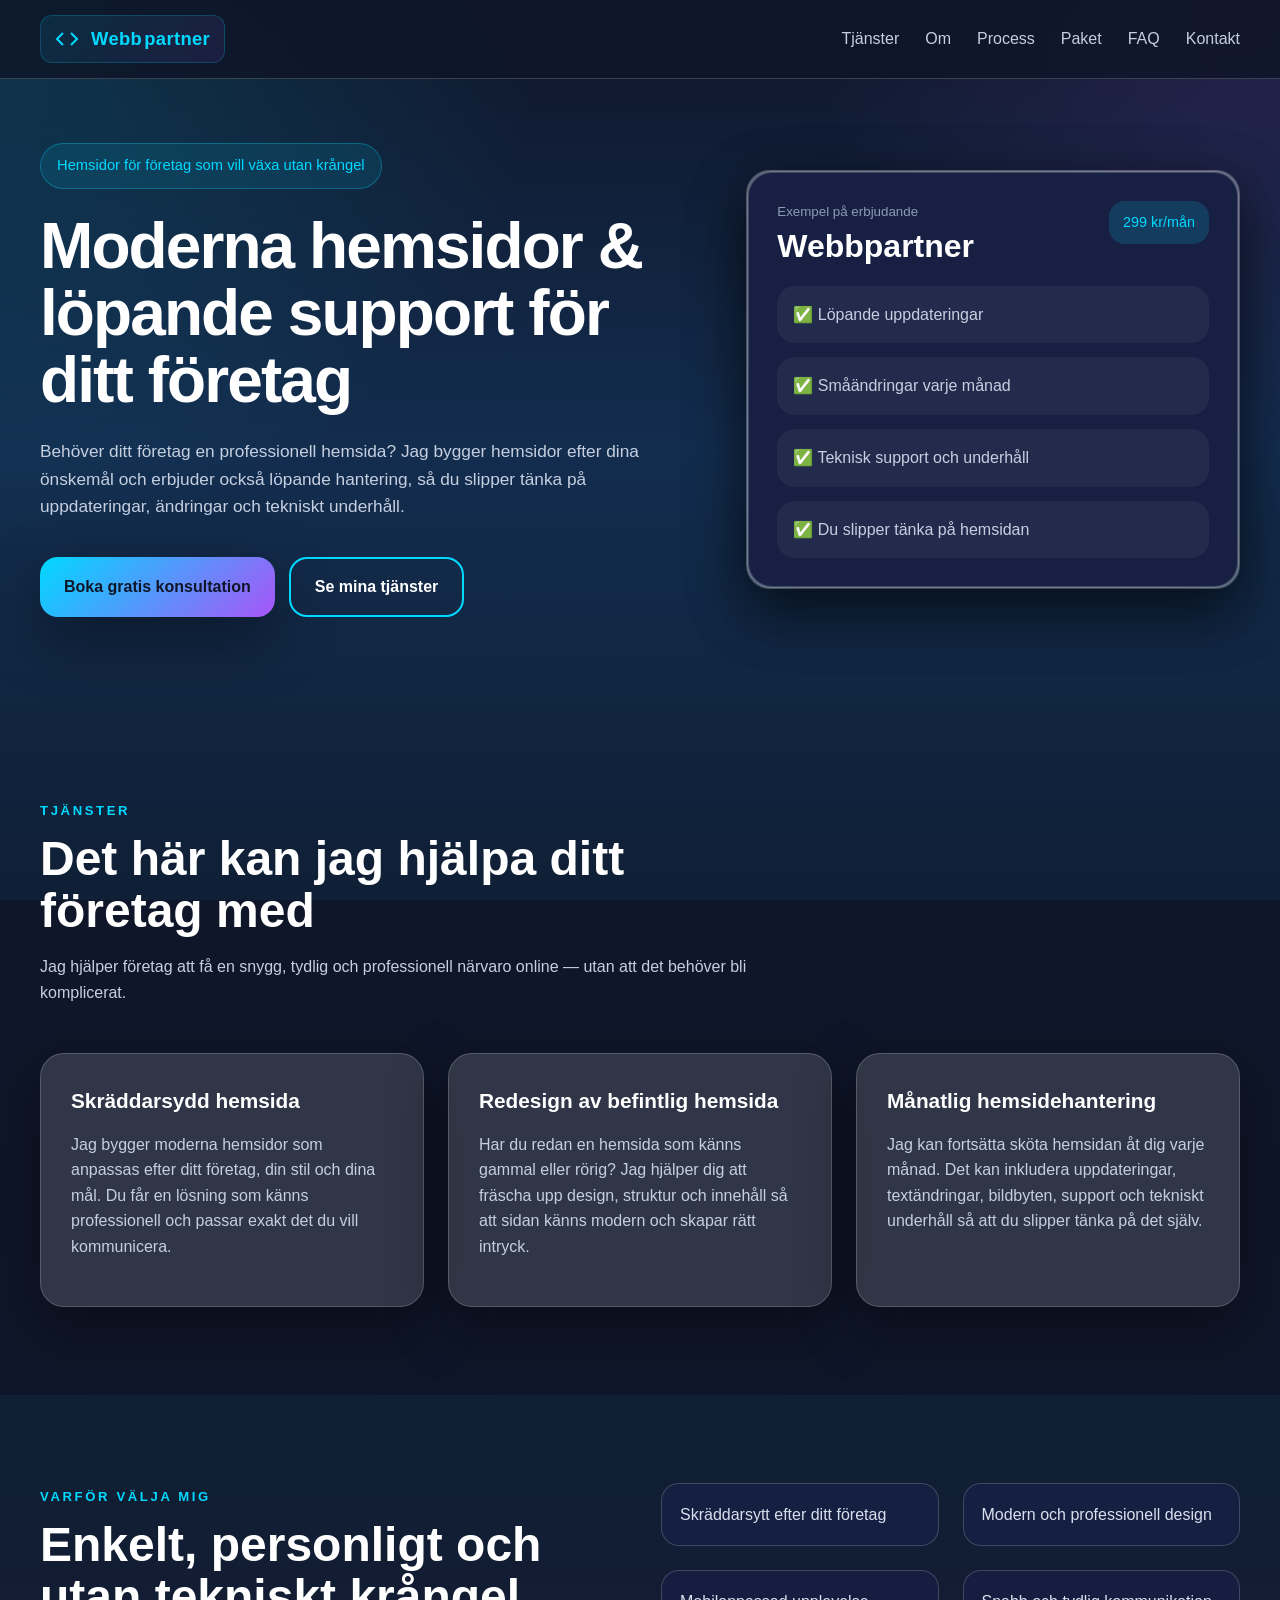
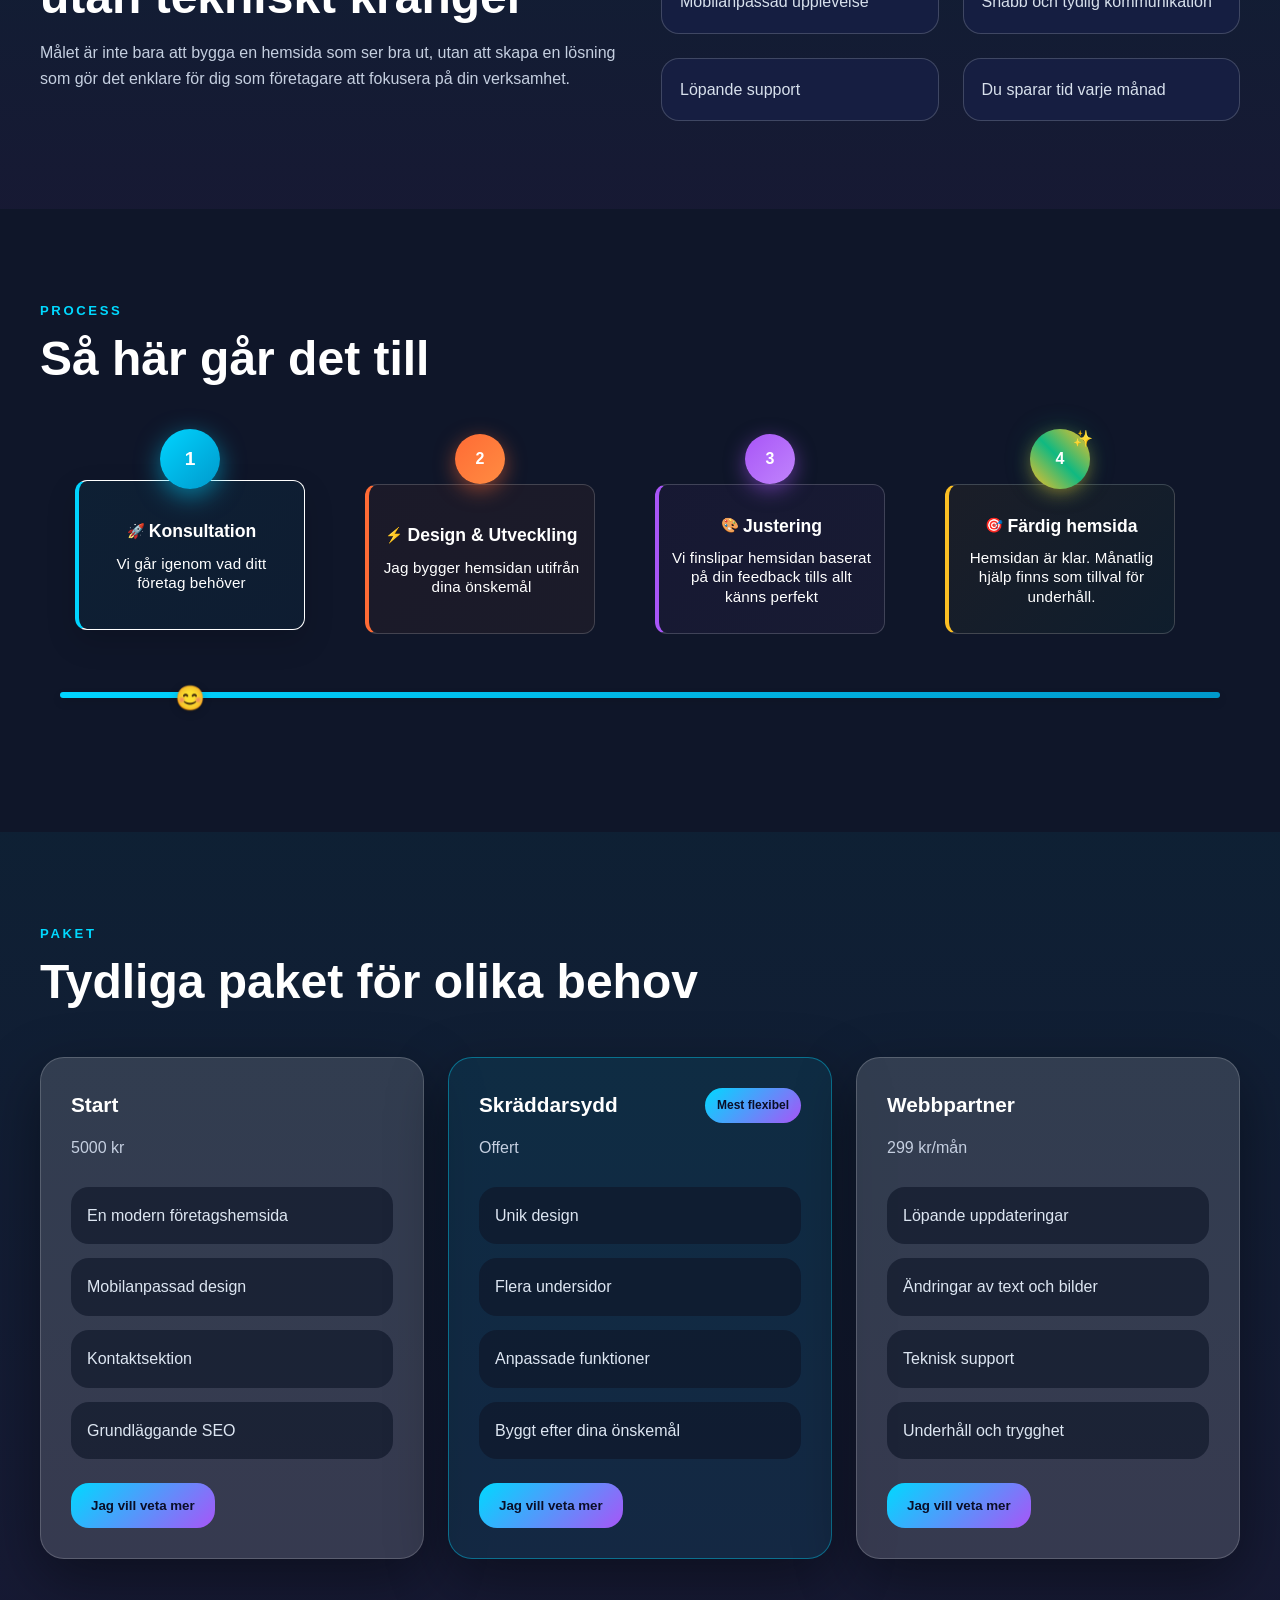
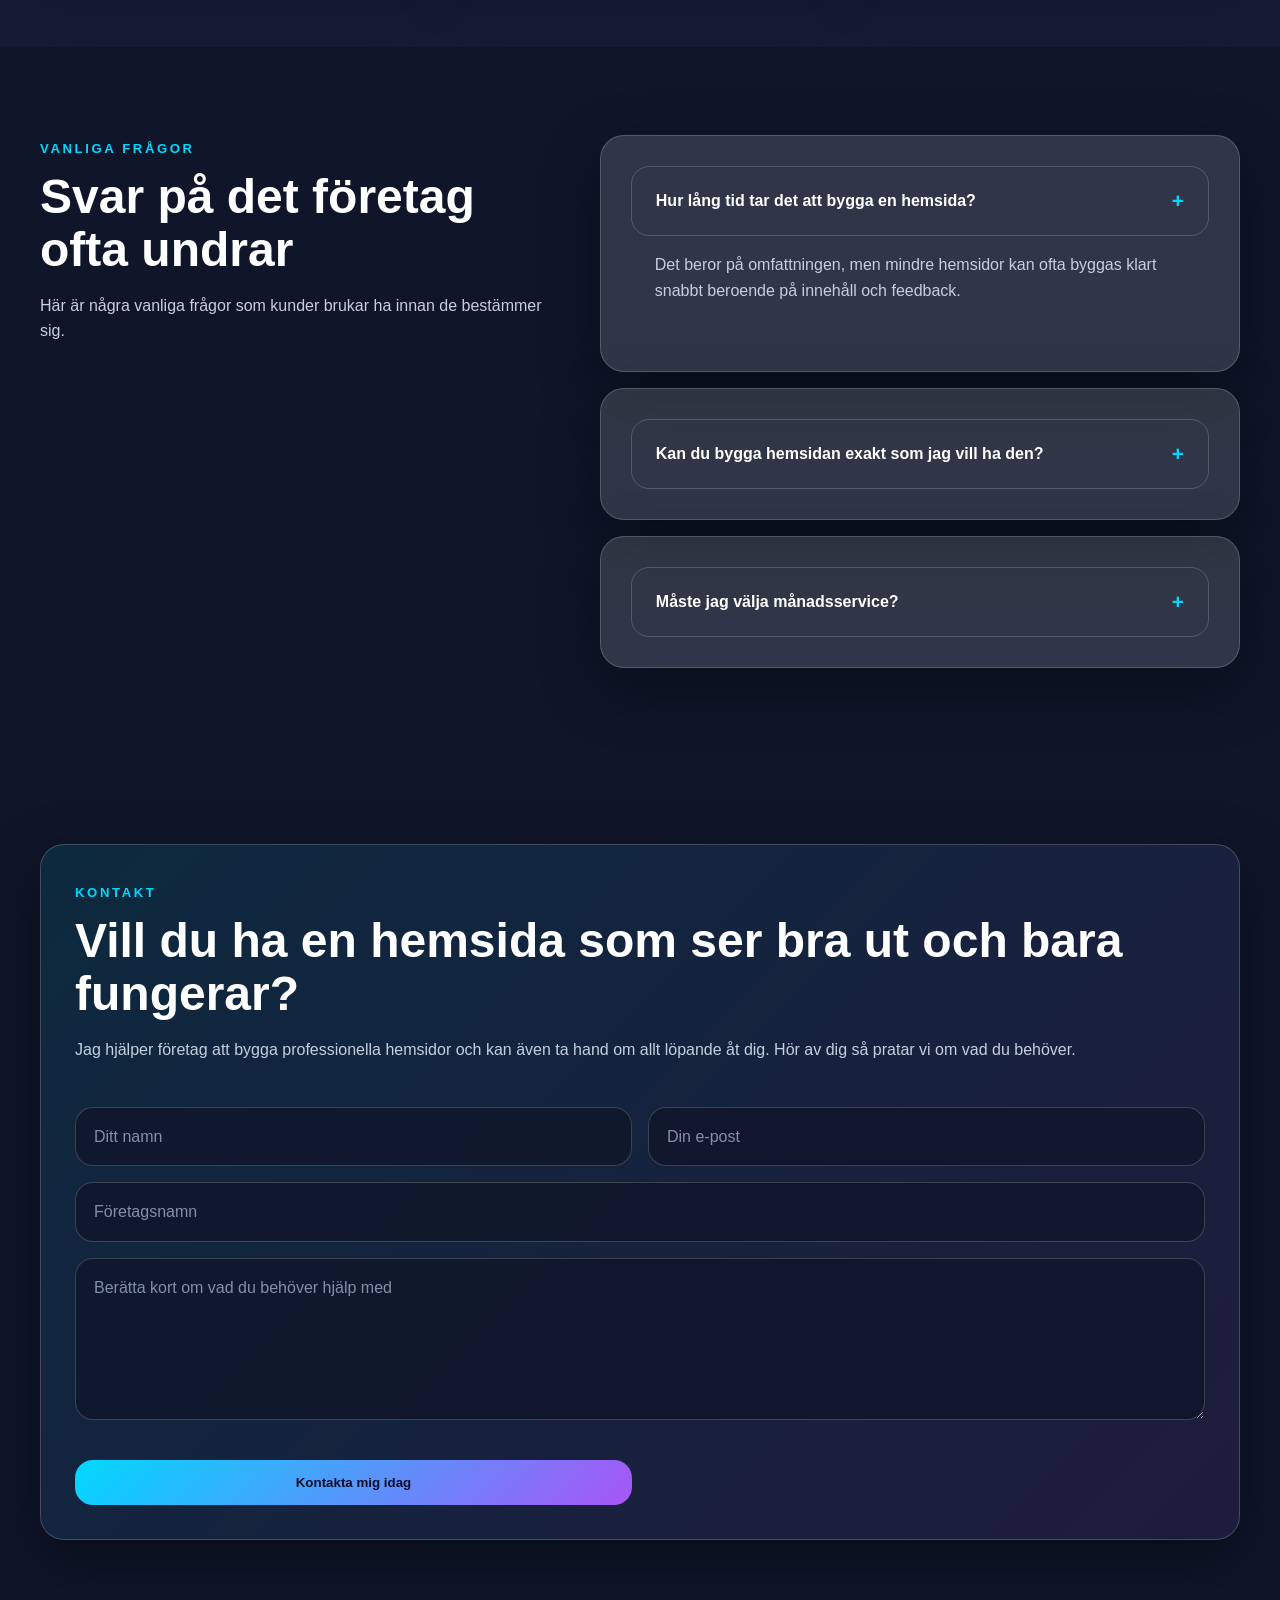
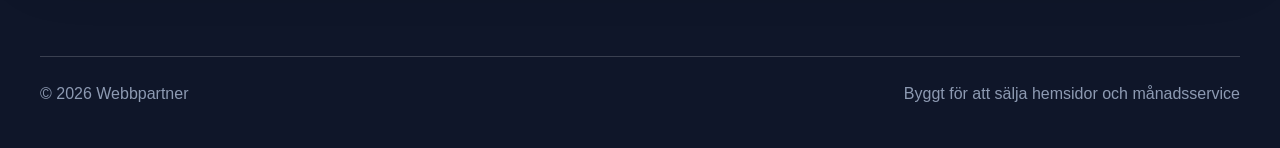
<file: index.html>
<!doctype html>
<html lang="sv">
  <head>
    <meta charset="UTF-8" />
    <meta name="viewport" content="width=device-width, initial-scale=1.0" />
    <title>Webbpartner | Hemsidor för företag</title>
    <link rel="stylesheet" href="styles.css" />
  </head>
  <body>
    <header class="topbar">
      <div class="container nav">
        <a href="#hem" class="logo">
          <svg
            class="logo-icon"
            viewBox="0 0 24 24"
            fill="none"
            stroke="currentColor"
            stroke-width="2"
          >
            <polyline points="16 18 22 12 16 6"></polyline>
            <polyline points="8 6 2 12 8 18"></polyline>
          </svg>
          <span class="logo-text">Webb<span>partner</span></span>
        </a>

        <button class="menu-toggle" id="menuToggle" aria-label="Öppna meny">
          <span class="menu-toggle-icon" aria-hidden="true">
            <span></span>
            <span></span>
            <span></span>
          </span>
        </button>

        <nav class="nav-links" id="navLinks">
          <a href="#tjanster">Tjänster</a>
          <a href="om.html">Om</a>
          <a href="#process">Process</a>
          <a href="#paket">Paket</a>
          <a href="#faq">FAQ</a>
          <a href="#kontakt">Kontakt</a>
        </nav>
      </div>
    </header>

    <main>
      <section class="hero" id="hem">
        <div class="container hero-grid">
          <div>
            <div class="pill">
              Hemsidor för företag som vill växa utan krångel
            </div>
            <h1>Moderna hemsidor & löpande support för ditt företag</h1>
            <p>
              Behöver ditt företag en professionell hemsida? Jag bygger hemsidor
              efter dina önskemål och erbjuder också löpande hantering, så du
              slipper tänka på uppdateringar, ändringar och tekniskt underhåll.
            </p>

            <div class="hero-actions">
              <a class="button" href="#kontakt">Boka gratis konsultation</a>
              <a class="button-secondary" href="#tjanster">Se mina tjänster</a>
            </div>
          </div>

          <div class="hero-card">
            <div class="hero-card-carousel">
              <div class="hero-card-inner">
                <div class="offer-top">
                  <div>
                    <small>Exempel på erbjudande</small>
                    <h2 style="font-size: 2rem; margin: 0">Webbpartner</h2>
                  </div>
                  <div class="price-badge">299 kr/mån</div>
                </div>

                <div class="offer-list">
                  <div class="offer-item">✅ Löpande uppdateringar</div>
                  <div class="offer-item">✅ Småändringar varje månad</div>
                  <div class="offer-item">✅ Teknisk support och underhåll</div>
                  <div class="offer-item">✅ Du slipper tänka på hemsidan</div>
                </div>
              </div>

              <div class="hero-card-inner">
                <div class="offer-top">
                  <div>
                    <small>Exempel på erbjudande</small>
                    <h2 style="font-size: 2rem; margin: 0">Start Paket</h2>
                  </div>
                  <div class="price-badge">5000 kr</div>
                </div>

                <div class="offer-list">
                  <div class="offer-item">✅ Modern företagshemsida</div>
                  <div class="offer-item">✅ Mobilanpassad design</div>
                  <div class="offer-item">✅ Kontaktsektion</div>
                  <div class="offer-item">✅ Grundläggande SEO</div>
                </div>
              </div>

              <div class="hero-card-inner">
                <div class="offer-top">
                  <div>
                    <small>Exempel på erbjudande</small>
                    <h2 style="font-size: 2rem; margin: 0">Redesign</h2>
                  </div>
                  <div class="price-badge">Offert</div>
                </div>

                <div class="offer-list">
                  <div class="offer-item">✅ Uppdaterad design</div>
                  <div class="offer-item">✅ Ny struktur & innehåll</div>
                  <div class="offer-item">✅ Modernt utseende</div>
                  <div class="offer-item">✅ Bättre användarupplevelse</div>
                </div>
              </div>
            </div>

            <div class="carousel-dots">
              <span class="dot active" data-slide="0"></span>
              <span class="dot" data-slide="1"></span>
              <span class="dot" data-slide="2"></span>
            </div>
          </div>
        </div>
      </section>

      <section class="section" id="tjanster">
        <div class="container">
          <div class="section-title">
            <div class="eyebrow">Tjänster</div>
            <h2>Det här kan jag hjälpa ditt företag med</h2>
            <p>
              Jag hjälper företag att få en snygg, tydlig och professionell
              närvaro online — utan att det behöver bli komplicerat.
            </p>
          </div>

          <div class="cards-3">
            <article class="card">
              <h3>Skräddarsydd hemsida</h3>
              <p>
                Jag bygger moderna hemsidor som anpassas efter ditt företag, din
                stil och dina mål. Du får en lösning som känns professionell och
                passar exakt det du vill kommunicera.
              </p>
            </article>

            <article class="card">
              <h3>Redesign av befintlig hemsida</h3>
              <p>
                Har du redan en hemsida som känns gammal eller rörig? Jag
                hjälper dig att fräscha upp design, struktur och innehåll så att
                sidan känns modern och skapar rätt intryck.
              </p>
            </article>

            <article class="card">
              <h3>Månatlig hemsidehantering</h3>
              <p>
                Jag kan fortsätta sköta hemsidan åt dig varje månad. Det kan
                inkludera uppdateringar, textändringar, bildbyten, support och
                tekniskt underhåll så att du slipper tänka på det själv.
              </p>
            </article>
          </div>
        </div>
      </section>

      <section class="section muted-section">
        <div class="container reasons-layout">
          <div>
            <div class="eyebrow">Varför välja mig</div>
            <h2>Enkelt, personligt och utan tekniskt krångel</h2>
            <p>
              Målet är inte bara att bygga en hemsida som ser bra ut, utan att
              skapa en lösning som gör det enklare för dig som företagare att
              fokusera på din verksamhet.
            </p>
          </div>

          <div class="reasons-grid">
            <div class="reason">Skräddarsytt efter ditt företag</div>
            <div class="reason">Modern och professionell design</div>
            <div class="reason">Mobilanpassad upplevelse</div>
            <div class="reason">Snabb och tydlig kommunikation</div>
            <div class="reason">Löpande support</div>
            <div class="reason">Du sparar tid varje månad</div>
          </div>
        </div>
      </section>

      <section class="section" id="process">
        <div class="container">
          <div class="section-title">
            <div class="eyebrow">Process</div>
            <h2>Så här går det till</h2>
          </div>

          <div class="process-timeline">
            <div class="timeline-container">
              <div class="timeline-line"></div>

              <div class="timeline-step step-1">
                <div class="step-circle">
                  <span class="step-number">1</span>
                </div>
                <div class="step-content">
                  <h4>Konsultation</h4>
                  <p>Vi går igenom vad ditt företag behöver</p>
                </div>
              </div>

              <div class="timeline-step step-2">
                <div class="step-circle">
                  <span class="step-number">2</span>
                </div>
                <div class="step-content">
                  <h4>Design & Utveckling</h4>
                  <p>Jag bygger hemsidan utifrån dina önskemål</p>
                </div>
              </div>

              <div class="timeline-step step-3">
                <div class="step-circle">
                  <span class="step-number">3</span>
                </div>
                <div class="step-content">
                  <h4>Justering</h4>
                  <p>
                    Vi finslipar hemsidan baserat på din feedback tills allt
                    känns perfekt
                  </p>
                </div>
              </div>

              <div class="timeline-step step-4">
                <div class="step-circle">
                  <span class="step-number">4</span>
                </div>
                <div class="step-content">
                  <h4>Färdig hemsida</h4>
                  <p>
                    Hemsidan är klar. Månatlig hjälp finns som tillval för
                    underhåll.
                  </p>
                </div>
              </div>

              <div class="runner-track"></div>
              <div class="rocket-runner" id="rocketRunner">
                <div class="rocket">😊</div>
              </div>
            </div>
          </div>
        </div>
      </section>

      <section class="section muted-section" id="paket">
        <div class="container">
          <div class="section-title">
            <div class="eyebrow">Paket</div>
            <h2>Tydliga paket för olika behov</h2>
          </div>

          <div class="plans-grid">
            <article class="plan">
              <div class="plan-top">
                <div>
                  <h3>Start</h3>
                  <p class="plan-price">5000 kr</p>
                </div>
              </div>

              <ul>
                <li>En modern företagshemsida</li>
                <li>Mobilanpassad design</li>
                <li>Kontaktsektion</li>
                <li>Grundläggande SEO</li>
              </ul>

              <button class="plan-button" data-plan="Start">
                Jag vill veta mer
              </button>
            </article>

            <article class="plan highlighted">
              <div class="plan-top">
                <div>
                  <h3>Skräddarsydd</h3>
                  <p class="plan-price">Offert</p>
                </div>
                <div class="tag">Mest flexibel</div>
              </div>

              <ul>
                <li>Unik design</li>
                <li>Flera undersidor</li>
                <li>Anpassade funktioner</li>
                <li>Byggt efter dina önskemål</li>
              </ul>

              <button class="plan-button" data-plan="Skräddarsydd">
                Jag vill veta mer
              </button>
            </article>

            <article class="plan">
              <div class="plan-top">
                <div>
                  <h3>Webbpartner</h3>
                  <p class="plan-price">299 kr/mån</p>
                </div>
              </div>

              <ul>
                <li>Löpande uppdateringar</li>
                <li>Ändringar av text och bilder</li>
                <li>Teknisk support</li>
                <li>Underhåll och trygghet</li>
              </ul>

              <button class="plan-button" data-plan="Webbpartner">
                Jag vill veta mer
              </button>
            </article>
          </div>
        </div>
      </section>

      <div class="modal" id="planModal">
        <div class="modal-content">
          <button class="modal-close" id="modalClose">&times;</button>
          <h3>Intresserad av <span id="planName">Webbpartner</span>?</h3>

          <form
            class="plan-inquiry-form"
            id="planInquiryForm"
            action="https://formsubmit.co/agamsingh95@gmail.com"
            method="POST"
          >
            <div class="form-group">
              <label for="inquiryName">Ditt namn</label>
              <input
                type="text"
                id="inquiryName"
                name="name"
                placeholder="Ditt namn"
                required
              />
            </div>

            <div class="form-group">
              <label for="inquiryEmail">E-post</label>
              <input
                type="email"
                id="inquiryEmail"
                name="email"
                placeholder="Din e-post"
                required
              />
            </div>

            <div class="form-group">
              <label for="inquiryCompany">Företag</label>
              <input
                type="text"
                id="inquiryCompany"
                name="company"
                placeholder="Ditt företagsnamn"
                required
              />
            </div>

            <div class="form-group">
              <label for="inquiryPhone">Telefon (valfritt)</label>
              <input
                type="tel"
                id="inquiryPhone"
                name="phone"
                placeholder="Din telefonnummer"
              />
            </div>

            <div class="form-group">
              <label for="inquiryDescription"
                >Kort beskrivning av ditt behov</label
              >
              <textarea
                id="inquiryDescription"
                name="message"
                rows="4"
                placeholder="Berätta kort vad du letar efter..."
                required
              ></textarea>
            </div>

            <div class="form-group">
              <label for="inquiryTime">När kan jag kontakta dig?</label>
              <select id="inquiryTime" name="contact_time" required>
                <option value="">Välj tid</option>
                <option value="morning">Förmiddag (09:00 - 12:00)</option>
                <option value="afternoon">Eftermiddag (12:00 - 17:00)</option>
                <option value="evening">Kväll (17:00 - 20:00)</option>
                <option value="flexible">Flexibel</option>
              </select>
            </div>

            <div class="form-group">
              <label for="inquiryBudget">Budget (ungefärlig)</label>
              <select id="inquiryBudget" name="budget" required>
                <option value="">Välj budgetintervall</option>
                <option value="0-5k">Under 5 000 kr</option>
                <option value="5-10k">5 000 - 10 000 kr</option>
                <option value="10-20k">10 000 - 20 000 kr</option>
                <option value="20k+">20 000 kr +</option>
                <option value="uncertain">Osäker</option>
              </select>
            </div>

            <input type="hidden" name="plan" id="inquiryPlan" value="Webbpartner" />
            <input type="hidden" name="_subject" id="inquirySubject" value="Ny paketforfragan fran Webbpartner" />
            <input type="hidden" name="_captcha" value="false" />
            <input type="hidden" name="_template" value="table" />

            <button type="submit" class="submit-button">Skicka intresse</button>
          </form>

          <div class="inquiry-message" id="inquiryMessage">
            Tack! Jag återkommer till dig så snart som möjligt.
          </div>
        </div>
      </div>

      <section class="section" id="faq">
        <div class="container faq-layout">
          <div>
            <div class="eyebrow">Vanliga frågor</div>
            <h2>Svar på det företag ofta undrar</h2>
            <p>
              Här är några vanliga frågor som kunder brukar ha innan de
              bestämmer sig.
            </p>
          </div>

          <div class="faq-list">
            <div class="faq-item active">
              <button class="faq-question">
                <span>
                  Hur lång tid tar det att bygga en hemsida?
                  <strong class="faq-icon">+</strong>
                </span>
              </button>
              <div class="faq-answer">
                <p>
                  Det beror på omfattningen, men mindre hemsidor kan ofta byggas
                  klart snabbt beroende på innehåll och feedback.
                </p>
              </div>
            </div>

            <div class="faq-item">
              <button class="faq-question">
                <span>
                  Kan du bygga hemsidan exakt som jag vill ha den?
                  <strong class="faq-icon">+</strong>
                </span>
              </button>
              <div class="faq-answer">
                <p>
                  Ja, mitt fokus är att bygga efter dina önskemål så att
                  hemsidan passar ditt företag och din stil.
                </p>
              </div>
            </div>

            <div class="faq-item">
              <button class="faq-question">
                <span>
                  Måste jag välja månadsservice?
                  <strong class="faq-icon">+</strong>
                </span>
              </button>
              <div class="faq-answer">
                <p>
                  Nej, du kan köpa enbart hemsidan. Men månadsservicen passar
                  bra om du vill slippa hantera sidan själv efter lansering.
                </p>
              </div>
            </div>
          </div>
        </div>
      </section>

      <section class="section" id="kontakt">
        <div class="container">
          <div class="contact-wrap">
            <div class="contact-grid">
              <div>
                <div class="eyebrow">Kontakt</div>
                <h2>Vill du ha en hemsida som ser bra ut och bara fungerar?</h2>
                <p>
                  Jag hjälper företag att bygga professionella hemsidor och kan
                  även ta hand om allt löpande åt dig. Hör av dig så pratar vi
                  om vad du behöver.
                </p>
              </div>

              <form
                class="contact-form"
                id="contactForm"
                action="https://formsubmit.co/agamsingh95@gmail.com"
                method="POST"
              >
                <input
                  type="text"
                  name="name"
                  placeholder="Ditt namn"
                  required
                />
                <input
                  type="email"
                  name="email"
                  placeholder="Din e-post"
                  required
                />
                <input
                  class="full"
                  type="text"
                  name="company"
                  placeholder="Företagsnamn"
                />
                <textarea
                  class="full"
                  name="message"
                  rows="5"
                  placeholder="Berätta kort om vad du behöver hjälp med"
                  required
                ></textarea>

                <input
                  type="hidden"
                  name="_subject"
                  value="Nytt meddelande från Webbpartner"
                />
                <input type="hidden" name="_captcha" value="false" />
                <input type="hidden" name="_template" value="table" />

                <button type="submit" class="submit-button">
                  Kontakta mig idag
                </button>
              </form>

              <div class="form-message" id="formMessage">
                Tack! Formuläret är just nu kopplat till en demo, men designen
                är klar.
              </div>
            </div>
          </div>
        </div>
      </section>
    </main>

    <footer class="footer">
      <div class="container footer-inner">
        <div>© 2026 Webbpartner</div>
        <div>Byggt för att sälja hemsidor och månadsservice</div>
      </div>
    </footer>

    <script src="script.js"></script>
  </body>
</html>
</file>
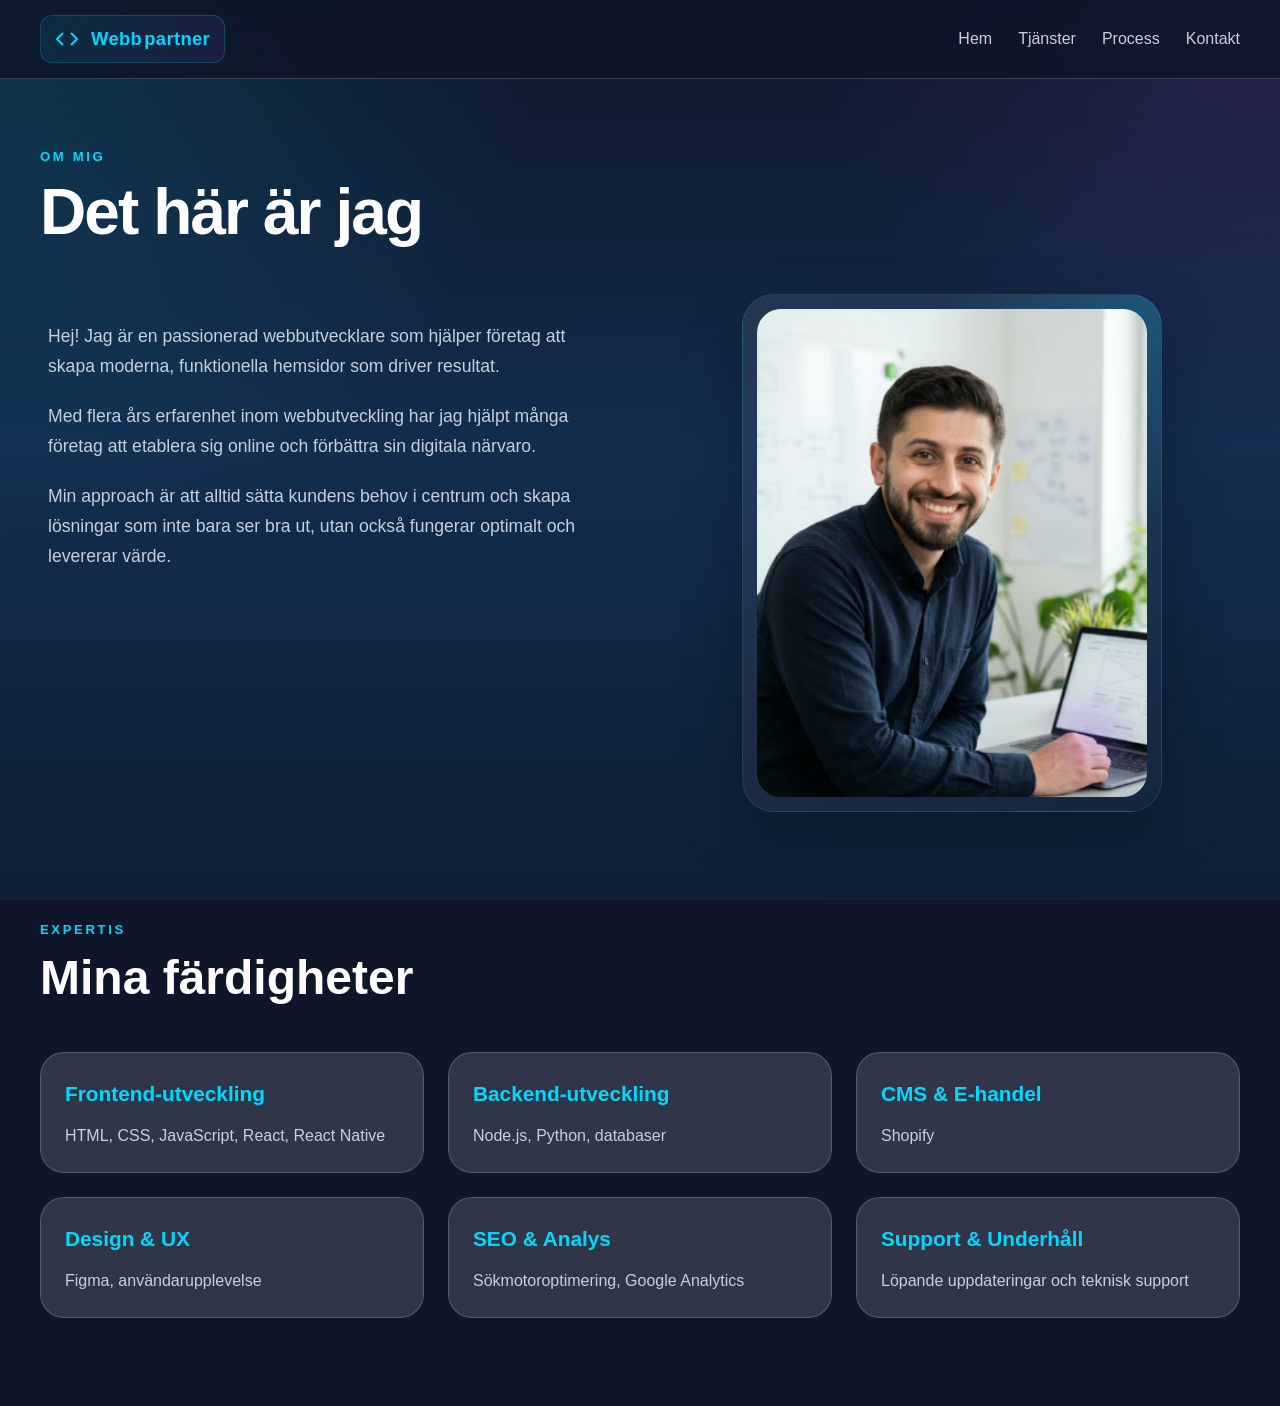
<file: om.html>
﻿<!DOCTYPE html>
<html lang="sv">
  <head>
    <meta charset="UTF-8" />
    <meta name="viewport" content="width=device-width, initial-scale=1.0" />
    <title>Om Webbpartner | Hemsidor för företag</title>
    <link rel="stylesheet" href="styles.css" />
  </head>
  <body>
    <header class="topbar">
      <div class="container nav">
        <a href="index.html" class="logo">
          <svg class="logo-icon" viewBox="0 0 24 24" fill="none" stroke="currentColor" stroke-width="2">
            <polyline points="16 18 22 12 16 6"></polyline>
            <polyline points="8 6 2 12 8 18"></polyline>
          </svg>
          <span class="logo-text">Webb<span>partner</span></span>
        </a>

        <button class="menu-toggle" id="menuToggle" aria-label="Öppna meny">
          <span class="menu-toggle-icon" aria-hidden="true">
            <span></span>
            <span></span>
            <span></span>
          </span>
        </button>

        <nav class="nav-links" id="navLinks">
          <a href="index.html">Hem</a>
          <a href="index.html#tjanster">Tjänster</a>
          <a href="index.html#process">Process</a>
          <a href="index.html#kontakt">Kontakt</a>
        </nav>
      </div>
    </header>

    <main>
      <section class="hero" id="om">
        <div class="container">
          <div class="section-title">
            <div class="eyebrow">Om mig</div>
            <h1>Det här är jag</h1>
          </div>

          <div class="about-content">
            <div class="about-text">
              <p>
                Hej! Jag är en passionerad webbutvecklare som hjälper företag att skapa moderna,
                funktionella hemsidor som driver resultat.
              </p>
              <p>
                Med flera års erfarenhet inom webbutveckling har jag hjälpt många företag att
                etablera sig online och förbättra sin digitala närvaro.
              </p>
              <p>
                Min approach är att alltid sätta kundens behov i centrum och skapa lösningar
                som inte bara ser bra ut, utan också fungerar optimalt och levererar värde.
              </p>
            </div>

            <div class="about-visual">
              <div class="about-image-card">
                <img
                  class="about-photo"
                  src="Screenshot 2026-04-02 203547.png"
                  alt="Porträttbild på Webbpartner vid skrivbord med laptop"
                />
              </div>
            </div>
          </div>
        </div>
      </section>

      <section class="section about-skills-section">
        <div class="container">
          <div class="section-title">
            <div class="eyebrow">Expertis</div>
            <h2>Mina färdigheter</h2>
          </div>

          <div class="skills-grid">
            <div class="skill-item">
              <h3>Frontend-utveckling</h3>
              <p>HTML, CSS, JavaScript, React, React Native</p>
            </div>
            <div class="skill-item">
              <h3>Backend-utveckling</h3>
              <p>Node.js, Python, databaser</p>
            </div>
            <div class="skill-item">
              <h3>CMS & E-handel</h3>
              <p>Shopify</p>
            </div>
            <div class="skill-item">
              <h3>Design & UX</h3>
              <p>Figma, användarupplevelse</p>
            </div>
            <div class="skill-item">
              <h3>SEO & Analys</h3>
              <p>Sökmotoroptimering, Google Analytics</p>
            </div>
            <div class="skill-item">
              <h3>Support & Underhåll</h3>
              <p>Löpande uppdateringar och teknisk support</p>
            </div>
          </div>
        </div>
      </section>
    </main>

    <script src="script.js"></script>
  </body>
</html>
</file>
<file: styles.css>
:root {
  --bg: #0f1629;
  --bg-soft: rgba(255, 255, 255, 0.1);
  --card: rgba(255, 255, 255, 0.14);
  --border: rgba(255, 255, 255, 0.18);
  --text: #ffffff;
  --muted: #c5cfe0;
  --accent: #00d9ff;
  --accent-2: #a855f7;
  --dark-card: #172043;
  --shadow: 0 20px 60px rgba(0, 0, 0, 0.4);
  --radius: 24px;
  --max-width: 1200px;
}

* {
  box-sizing: border-box;
}

html {
  scroll-behavior: smooth;
}

body {
  margin: 0;
  font-family: Arial, Helvetica, sans-serif;
  background:
    radial-gradient(circle at top left, rgba(0, 217, 255, 0.15), transparent 35%),
    radial-gradient(circle at top right, rgba(168, 85, 247, 0.15), transparent 30%),
    linear-gradient(180deg, #0f1629 0%, #132d4f 50%, #0f1f35 100%),
    var(--bg);
  background-attachment: fixed;
  color: var(--text);
  line-height: 1.6;
}

a {
  color: inherit;
  text-decoration: none;
}

img {
  max-width: 100%;
}

.container {
  width: min(100% - 32px, var(--max-width));
  margin: 0 auto;
}

.section {
  padding: 88px 0;
}

.section-title {
  max-width: 720px;
  margin-bottom: 48px;
}

.eyebrow {
  display: inline-block;
  margin-bottom: 12px;
  color: var(--accent);
  text-transform: uppercase;
  letter-spacing: 0.2em;
  font-size: 0.82rem;
  font-weight: 700;
}

h1,
h2,
h3,
p {
  margin-top: 0;
}

h1 {
  font-size: clamp(2.5rem, 5vw, 4.5rem);
  line-height: 1.05;
  letter-spacing: -0.03em;
  margin-bottom: 24px;
}

h2 {
  font-size: clamp(2rem, 4vw, 3rem);
  line-height: 1.1;
  margin-bottom: 16px;
}

h3 {
  font-size: 1.3rem;
  margin-bottom: 14px;
}

p {
  color: var(--muted);
}

.topbar {
  position: sticky;
  top: 0;
  z-index: 1000;
  backdrop-filter: blur(18px);
  background: rgba(15, 22, 41, 0.85);
  border-bottom: 1px solid var(--border);
}

.nav {
  min-height: 78px;
  display: flex;
  align-items: center;
  justify-content: space-between;
  gap: 20px;
}

.logo {
  font-size: 1.15rem;
  font-weight: 700;
  letter-spacing: 0.02em;
  display: flex;
  align-items: center;
  gap: 10px;
  background: linear-gradient(135deg, rgba(0, 217, 255, 0.1), rgba(168, 85, 247, 0.1));
  padding: 8px 14px;
  border-radius: 12px;
  border: 1px solid rgba(0, 217, 255, 0.2);
  transition: all 0.3s ease;
}

.logo:hover {
  background: linear-gradient(135deg, rgba(0, 217, 255, 0.15), rgba(168, 85, 247, 0.15));
  border-color: rgba(0, 217, 255, 0.35);
}

.logo-icon {
  width: 24px;
  height: 24px;
  color: var(--accent);
  display: flex;
  align-items: center;
  justify-content: center;
}

.logo-text {
  display: flex;
  align-items: center;
}

.logo span {
  color: var(--accent);
  margin-left: 2px;
}

.nav-links {
  display: flex;
  align-items: center;
  gap: 26px;
}

.nav-links a {
  color: var(--muted);
  transition: color 0.2s ease;
}

.nav-links a:hover,
.nav-links a.active {
  color: var(--text);
}

.menu-toggle {
  display: none;
  border: 1px solid var(--border);
  background: var(--bg-soft);
  color: var(--text);
  border-radius: 14px;
  padding: 10px 14px;
  cursor: pointer;
  align-items: center;
  justify-content: center;
}

.menu-toggle-icon {
  display: inline-flex;
  flex-direction: column;
  justify-content: center;
  gap: 4px;
}

.menu-toggle-icon span {
  display: block;
  width: 18px;
  height: 2px;
  border-radius: 999px;
  background: currentColor;
}

.button,
.button-secondary {
  display: inline-flex;
  align-items: center;
  justify-content: center;
  border-radius: 18px;
  padding: 15px 24px;
  font-weight: 700;
  transition: transform 0.2s ease, background 0.2s ease, border-color 0.2s ease;
}

.button:hover,
.button-secondary:hover,
.plan-button:hover,
.submit-button:hover {
  transform: translateY(-2px);
}

.button {
  background: linear-gradient(135deg, #00d9ff, #a855f7);
  color: #0f1629;
  box-shadow: var(--shadow);
}

.button-secondary {
  border: 2px solid var(--accent);
  background: transparent;
  color: var(--text);
}

.hero {
  padding: 64px 0 92px;
  border-bottom: none;
}

.hero-grid {
  display: grid;
  grid-template-columns: 1.2fr 0.9fr;
  gap: 48px;
  align-items: center;
}

.pill {
  display: inline-flex;
  align-items: center;
  padding: 10px 16px;
  border-radius: 999px;
  border: 1px solid rgba(0, 217, 255, 0.3);
  background: rgba(0, 217, 255, 0.1);
  color: #00d9ff;
  font-size: 0.92rem;
  margin-bottom: 24px;
}

.hero p {
  max-width: 700px;
  font-size: 1.08rem;
}

.hero-actions {
  display: flex;
  flex-wrap: wrap;
  gap: 14px;
  margin-top: 36px;
}

.hero-card,
.card,
.feature-box,
.plan,
.faq-item,
.contact-wrap {
  border: 1px solid var(--border);
  background: var(--card);
  border-radius: var(--radius);
  box-shadow: var(--shadow);
}

.hero-card {
  padding: 0;
}

.hero-card-carousel {
  position: relative;
  overflow: hidden;
  border: 1px solid var(--border);
  background: var(--card);
  border-radius: var(--radius);
  box-shadow: var(--shadow);
  min-height: 280px;
}

@keyframes slideIn {
  from {
    opacity: 0;
    transform: translateY(10px);
  }
  to {
    opacity: 1;
    transform: translateY(0);
  }
}

@keyframes slideOut {
  from {
    opacity: 1;
    transform: translateY(0);
  }
  to {
    opacity: 0;
    transform: translateY(-10px);
  }
}

.carousel-dots {
  display: none;
  justify-content: center;
  gap: 8px;
  padding: 12px 0;
  background: transparent;
  border: none;
}

.dot {
  width: 10px;
  height: 10px;
  border-radius: 50%;
  background: rgba(255, 255, 255, 0.2);
  cursor: pointer;
  transition: background 0.3s ease;
}

.dot.active {
  background: var(--accent);
}

.modal {
  display: none;
  position: fixed;
  top: 0;
  left: 0;
  right: 0;
  bottom: 0;
  background: rgba(0, 0, 0, 0.6);
  z-index: 2000;
  align-items: center;
  justify-content: center;
  padding: 20px;
  overflow-y: auto;
}

.modal.active {
  display: flex;
}

.modal-content {
  background: linear-gradient(135deg, rgba(15, 22, 41, 0.95), rgba(23, 32, 67, 0.95));
  border: 1px solid var(--border);
  border-radius: var(--radius);
  padding: 40px;
  max-width: 500px;
  width: 100%;
  position: relative;
  box-shadow: 0 25px 50px rgba(0, 0, 0, 0.5);
  max-height: 90vh;
  overflow-y: auto;
}

.modal-close {
  position: absolute;
  top: 20px;
  right: 20px;
  background: none;
  border: none;
  color: var(--text);
  font-size: 28px;
  cursor: pointer;
  transition: color 0.2s ease;
}

.modal-close:hover {
  color: var(--accent);
}

.modal-content h3 {
  margin-top: 0;
  margin-bottom: 30px;
  font-size: 1.5rem;
}

.modal-content h3 span {
  color: var(--accent);
}

.plan-inquiry-form {
  display: grid;
  gap: 20px;
}

.form-group {
  display: flex;
  flex-direction: column;
  gap: 8px;
}

.form-group label {
  font-weight: 600;
  font-size: 0.95rem;
  color: var(--text);
}

.form-group input,
.form-group select,
.form-group textarea {
  width: 100%;
  border: 1px solid var(--border);
  background: rgba(15, 22, 41, 0.8);
  color: var(--text);
  padding: 12px 14px;
  border-radius: 12px;
  outline: none;
  font: inherit;
  transition: border-color 0.2s ease;
}

.form-group input:focus,
.form-group select:focus,
.form-group textarea:focus {
  border-color: rgba(0, 217, 255, 0.7);
}

.form-group option {
  background: #0f1629;
  color: var(--text);
}

.plan-inquiry-form .submit-button {
  margin-top: 10px;
  width: 100%;
}

.inquiry-message {
  display: none;
  color: var(--accent);
  font-weight: 700;
  text-align: center;
  padding: 20px;
  background: rgba(0, 217, 255, 0.1);
  border-radius: 12px;
  border: 1px solid rgba(0, 217, 255, 0.2);
}

.inquiry-message.active {
  display: block;
}

@media (max-width: 768px) {
  .modal-content {
    padding: 30px 20px;
    max-height: 85vh;
  }

  .modal-close {
    top: 15px;
    right: 15px;
    font-size: 24px;
  }

  .modal-content h3 {
    font-size: 1.2rem;
    margin-bottom: 20px;
  }
}

.modal-content::-webkit-scrollbar {
  width: 8px;
}

.modal-content::-webkit-scrollbar-track {
  background: transparent;
}

.modal-content::-webkit-scrollbar-thumb {
  background: rgba(0, 217, 255, 0.4);
  border-radius: 4px;
}

.modal-content::-webkit-scrollbar-thumb:hover {
  background: rgba(0, 217, 255, 0.6);
}

.hero-card-inner {
  position: absolute;
  top: 0;
  left: 0;
  right: 0;
  min-height: 280px;
  background: var(--dark-card);
  border: 1px solid var(--border);
  border-radius: 24px;
  padding: 28px;
  display: flex;
  flex-direction: column;
  animation: slideOut 0.6s ease forwards;
  opacity: 0;
}

.hero-card-inner.active {
  position: relative;
  animation: slideIn 0.6s ease forwards;
  opacity: 1;
}

.offer-top {
  display: flex;
  align-items: flex-start;
  justify-content: space-between;
  gap: 16px;
  margin-bottom: 22px;
}

.offer-top small {
  color: #8d9ab2;
  display: block;
  margin-bottom: 6px;
}

.price-badge {
  background: rgba(0, 217, 255, 0.15);
  color: #00d9ff;
  padding: 10px 14px;
  border-radius: 16px;
  font-size: 0.9rem;
  white-space: nowrap;
}

.offer-list {
  display: grid;
  gap: 14px;
  margin-top: auto;
}

.offer-item,
.plan li,
.step-number,
.reason,
.faq-question {
  border-radius: 18px;
}

.offer-item {
  background: rgba(255, 255, 255, 0.05);
  padding: 16px;
  color: var(--muted);
}

.cards-3,
.plans-grid,
.steps-grid,
.reasons-grid {
  display: grid;
  gap: 24px;
}

.cards-3,
.plans-grid {
  grid-template-columns: repeat(3, minmax(0, 1fr));
}

.steps-grid {
  grid-template-columns: repeat(4, minmax(0, 1fr));
}

.process-flow {
  display: flex;
  align-items: center;
  justify-content: center;
  gap: 20px;
  flex-wrap: wrap;
  margin: 40px 0;
}

.flow-step {
  display: flex;
  align-items: center;
  gap: 20px;
  position: relative;
}

.step-content {
  background: var(--card-bg);
  border: 1px solid var(--border);
  border-radius: 12px;
  padding: 14px 12px;
  text-align: center;
  min-width: 160px;
  max-width: 170px;
  transition: transform 0.25s ease, box-shadow 0.25s ease;
  position: relative;
}

.step-content:hover {
  transform: translateY(-4px);
  box-shadow: 0 8px 25px rgba(0, 0, 0, 0.1);
}

.step-content h3 {
  margin: 0 0 8px 0;
  font-size: 1.1rem;
  font-weight: 600;
  color: var(--text);
}

.step-content p {
  margin: 0;
  font-size: 0.9rem;
  color: var(--text-secondary);
  line-height: 1.5;
}

.step-number {
  width: 32px;
  height: 32px;
  border-radius: 50%;
  background: linear-gradient(135deg, var(--primary), var(--secondary));
  color: white;
  display: flex;
  align-items: center;
  justify-content: center;
  font-weight: bold;
  font-size: 0.9rem;
  margin: 0 auto 12px auto;
  box-shadow: 0 4px 12px rgba(0, 217, 255, 0.3);
}

.flow-arrow {
  font-size: 2rem;
  color: var(--primary);
  font-weight: bold;
  opacity: 0.7;
  transition: opacity 0.25s ease;
}

.flow-step:hover .flow-arrow {
  opacity: 1;
}

.process-timeline {
  margin: 30px 0;
  position: relative;
  white-space: nowrap;
}

.timeline-container {
  position: relative;
  min-width: 100%;
  margin: 0 auto;
  padding: 0 20px 80px;
  display: flex;
  justify-content: flex-start;
  align-items: flex-start;
  flex-wrap: nowrap;
  gap: 30px;
}

.timeline-container::-webkit-scrollbar {
  height: 8px;
}

.timeline-container::-webkit-scrollbar-thumb {
  background: rgba(255, 255, 255, 0.25);
  border-radius: 999px;
}

.timeline-line {
  display: none;
}

.runner-track {
  position: absolute;
  bottom: 16px;
  left: 20px;
  right: 20px;
  width: calc(100% - 40px);
  height: 6px;
  background: linear-gradient(90deg, #00d4ff, #0099cc); /* Default to first step color */
  border-radius: 999px;
  box-shadow: 0 4px 10px rgba(0,0,0,0.12);
  z-index: 0;
}

.rocket-runner {
  position: absolute;
  bottom: 16px;
  left: 0;
  transform: translateX(-50%) translateY(50%);
  transition: left 0.25s cubic-bezier(0.25, 0.46, 0.45, 0.94);
  z-index: 3;
  cursor: pointer;
}

.rocket {
  transform-origin: center;
  transform: rotateY(180deg);
  filter: drop-shadow(0 3px 8px rgba(0, 0, 0, 0.25));
  transition: transform 0.3s ease, font-size 0.3s ease;
  animation: rocket-float 2s ease-in-out infinite;
}

.rocket-trail {
  display: none;
}

.rocket {
  filter: drop-shadow(0 2px 4px rgba(0, 0, 0, 0.2));
  transform: rotateY(180deg);
  transition: transform 0.3s ease, font-size 0.3s ease;
  animation: rocket-float 2s ease-in-out infinite;
}

.rocket-runner:hover .rocket {
  transform: rotateY(180deg) scale(1.2) rotate(-5deg);
  animation: rocket-bounce 0.6s ease-in-out;
}

@keyframes rocket-float {
  0%, 100% {
    transform: translateY(0px);
  }
  50% {
    transform: translateY(-5px);
  }
}

@keyframes rocket-bounce {
  0%, 100% {
    transform: scale(1.2) rotate(-5deg) translateY(0px);
  }
  50% {
    transform: scale(1.3) rotate(5deg) translateY(-8px);
  }
}

.rocket-trail {
  position: absolute;
  top: 50%;
  left: -20px;
  width: 40px;
  height: 6px;
  background: linear-gradient(90deg, transparent, rgba(255, 255, 255, 0.8), rgba(0, 212, 255, 0.6));
  border-radius: 3px;
  transform: translateY(-50%);
  animation: trail-pulse 1s ease-in-out infinite;
}

.timeline-step.highlighted .step-circle {
  transform: scale(1.2);
  box-shadow: 0 8px 25px rgba(255, 255, 255, 0.4), 0 0 40px currentColor;
  animation: highlight-pulse 1s ease-in-out infinite;
}

.timeline-step.highlighted .step-content {
  transform: translateY(-4px);
  box-shadow: 0 12px 30px rgba(0, 0, 0, 0.15);
  border-color: currentColor;
}

@keyframes highlight-pulse {
  0%, 100% {
    box-shadow: 0 8px 25px rgba(255, 255, 255, 0.4), 0 0 40px currentColor;
  }
  50% {
    box-shadow: 0 12px 35px rgba(255, 255, 255, 0.6), 0 0 60px currentColor;
  }
}

.timeline-line {
  display: none;
}

@keyframes flow {
  0%, 100% {
    opacity: 1;
  }
  50% {
    opacity: 0.8;
    transform: translate(-50%, -50%) scaleY(1.2);
  }
}

.timeline-step {
  display: flex;
  flex-direction: column;
  align-items: center;
  text-align: center;
  position: relative;
  z-index: 2;
  flex: 0 0 260px;
  width: 260px;
  min-width: 260px;
  margin-bottom: 0;
}

.step-circle {
  width: 92px;
  height: 92px;
}

.step-number {
  width: 42px;
  height: 42px;
  font-size: 1.1rem;
}

.timeline-step .step-content {
  margin-top: 0;
  margin-left: 0 !important;
  margin-right: 0 !important;
  width: 230px;
  min-width: 230px;
  max-width: 230px;
  min-height: 150px;
  display: flex;
  flex-direction: column;
  justify-content: center;
  align-items: center;
  gap: 8px;
}

.timeline-step .step-content h4,
.timeline-step .step-content p {
  width: 100%;
  text-align: center;
  white-space: normal;
  word-wrap: break-word;
  overflow-wrap: anywhere;
  hyphens: auto;
  margin: 0;
}

.timeline-step .step-content p {
  letter-spacing: 0.01em;
}

.timeline-step.step-1 .step-circle {
  background: linear-gradient(135deg, #00d4ff, #0099cc);
  box-shadow: 0 6px 20px rgba(0, 212, 255, 0.5);
}

.timeline-step.step-1 .step-circle:hover {
  box-shadow: 0 8px 25px rgba(0, 212, 255, 0.7);
  transform: scale(1.15);
}

.timeline-step.step-2 .step-circle {
  background: linear-gradient(135deg, #ff6b35, #ff8c42);
  box-shadow: 0 6px 20px rgba(255, 107, 53, 0.5);
}

.timeline-step.step-2 .step-circle:hover {
  box-shadow: 0 8px 25px rgba(255, 107, 53, 0.7);
  transform: scale(1.15);
}

.timeline-step.step-3 .step-circle {
  background: linear-gradient(135deg, #a855f7, #c084fc);
  box-shadow: 0 6px 20px rgba(168, 85, 247, 0.5);
}

.timeline-step.step-3 .step-circle:hover {
  box-shadow: 0 8px 25px rgba(168, 85, 247, 0.7);
  transform: scale(1.15);
}

.timeline-step.step-4 .step-circle {
  background: linear-gradient(135deg, #fbbf24, #10b981);
  box-shadow: 0 6px 20px rgba(251, 191, 36, 0.6), 0 0 30px rgba(16, 185, 129, 0.4);
  position: relative;
}

.timeline-step.step-4 .step-circle::before {
  content: '';
  position: absolute;
  top: -5px;
  left: -5px;
  right: -5px;
  bottom: -5px;
  border-radius: 50%;
  background: linear-gradient(45deg, #fbbf24, #10b981, #fbbf24);
  z-index: -1;
  animation: celebrate 2s ease-in-out infinite;
}

.timeline-step.step-4 .step-circle::after {
  content: '✨';
  position: absolute;
  top: -8px;
  right: -8px;
  font-size: 1rem;
  animation: sparkle 1.5s ease-in-out infinite;
}

@keyframes celebrate {
  0%, 100% {
    transform: scale(1);
    opacity: 0.7;
  }
  50% {
    transform: scale(1.1);
    opacity: 1;
  }
}

@keyframes sparkle {
  0%, 100% {
    transform: rotate(0deg) scale(1);
    opacity: 0.8;
  }
  50% {
    transform: rotate(180deg) scale(1.2);
    opacity: 1;
  }
}

.timeline-step.step-4 .step-circle:hover {
  box-shadow: 0 10px 30px rgba(251, 191, 36, 0.8), 0 0 40px rgba(16, 185, 129, 0.6);
  transform: scale(1.2);
}

@keyframes celebrate {
  0%, 100% {
    transform: scale(1);
    opacity: 0.7;
  }
  50% {
    transform: scale(1.1);
    opacity: 1;
  }
}

.step-circle {
  width: 50px;
  height: 50px;
  border-radius: 50%;
  display: flex;
  align-items: center;
  justify-content: center;
  box-shadow: 0 6px 20px rgba(0, 217, 255, 0.4);
  position: relative;
  z-index: 10;
  flex-shrink: 0;
  transition: transform 0.3s ease, box-shadow 0.3s ease;
}

.step-circle:hover {
  transform: scale(1.1);
}

.step-circle .step-number {
  color: white;
  font-weight: bold;
  font-size: 1rem;
  margin: 0;
  width: auto;
  height: auto;
  border-radius: 0;
  background: none;
  box-shadow: none;
}

.timeline-step.step-1 .step-content {
  border-left: 4px solid #00d4ff;
  background: linear-gradient(135deg, rgba(0, 212, 255, 0.05), rgba(0, 153, 204, 0.05));
}

.timeline-step.step-1 .step-content:hover {
  border-left-color: #0099cc;
  box-shadow: 0 8px 25px rgba(0, 212, 255, 0.15);
}

.timeline-step.step-2 .step-content {
  border-left: 4px solid #ff6b35;
  background: linear-gradient(135deg, rgba(255, 107, 53, 0.05), rgba(255, 140, 66, 0.05));
}

.timeline-step.step-2 .step-content:hover {
  border-left-color: #ff8c42;
  box-shadow: 0 8px 25px rgba(255, 107, 53, 0.15);
}

.timeline-step.step-3 .step-content {
  border-left: 4px solid #a855f7;
  background: linear-gradient(135deg, rgba(168, 85, 247, 0.05), rgba(192, 132, 252, 0.05));
}

.timeline-step.step-3 .step-content:hover {
  border-left-color: #c084fc;
  box-shadow: 0 8px 25px rgba(168, 85, 247, 0.15);
}

.timeline-step.step-4 .step-content {
  border-left: 4px solid #fbbf24;
  background: linear-gradient(135deg, rgba(251, 191, 36, 0.05), rgba(16, 185, 129, 0.05));
  position: relative;
}

.timeline-step.step-4 .step-content::before {
  content: '🎉';
  position: absolute;
  top: -10px;
  right: -10px;
  font-size: 1.5rem;
  opacity: 0;
  transition: opacity 0.3s ease;
}

.timeline-step.step-4 .step-content:hover::before {
  opacity: 1;
}

.timeline-step.step-4 .step-content:hover {
  border-left-color: #10b981;
  box-shadow: 0 8px 25px rgba(251, 191, 36, 0.2), 0 0 20px rgba(16, 185, 129, 0.1);
}

.timeline-step.step-1 .step-content h4::before {
  content: '🚀';
  margin-right: 4px;
  font-size: 0.9rem;
}

.timeline-step.step-2 .step-content h4::before {
  content: '⚡';
  margin-right: 4px;
  font-size: 0.9rem;
}

.timeline-step.step-3 .step-content h4::before {
  content: '🎨';
  margin-right: 4px;
  font-size: 0.9rem;
}

.timeline-step.step-4 .step-content h4::before {
  content: '🎯';
  margin-right: 4px;
  font-size: 0.9rem;
}

.step-content h4 {
  margin: 0 0 6px 0;
  font-size: 1.1rem;
  font-weight: 700;
  color: var(--text);
  display: flex;
  align-items: center;
  justify-content: center;
}

.step-content p {
  margin: 0;
  font-size: 0.95rem;
  color: var(--text-secondary);
  line-height: 1.3;
}

.reasons-layout {
  display: grid;
  grid-template-columns: 1fr 1fr;
  gap: 42px;
  align-items: start;
}

.reasons-grid {
  grid-template-columns: repeat(2, minmax(0, 1fr));
}

.card,
.plan,
.faq-item {
  padding: 30px;
}

.card:hover,
.plan:hover {
  transform: translateY(-4px);
}

.card,
.plan {
  transition: transform 0.25s ease, background 0.25s ease, border-color 0.25s ease;
}

.muted-section {
  background: linear-gradient(180deg, rgba(0, 217, 255, 0.05), rgba(168, 85, 247, 0.05));
  border-top: none;
  border-bottom: none;
}

.reason {
  border: 1px solid var(--border);
  background: rgba(23, 32, 67, 0.9);
  padding: 18px;
  color: #d7e0ec;
}

.step-number {
  width: 52px;
  height: 52px;
  display: inline-flex;
  align-items: center;
  justify-content: center;
  background: linear-gradient(135deg, rgba(0, 217, 255, 0.2), rgba(168, 85, 247, 0.2));
  color: #00d9ff;
  font-weight: 700;
  margin-bottom: 18px;
}

.plan.highlighted {
  border-color: rgba(0, 217, 255, 0.4);
  background: rgba(0, 217, 255, 0.08);
}

.plan-top {
  display: flex;
  align-items: flex-start;
  justify-content: space-between;
  gap: 18px;
}

.tag {
  background: linear-gradient(135deg, #00d9ff, #a855f7);
  color: #0a0e27;
  font-size: 0.75rem;
  font-weight: 700;
  padding: 8px 12px;
  border-radius: 999px;
}

.plan-price {
  color: var(--muted);
  margin: 10px 0 0;
}

.plan ul {
  list-style: none;
  padding: 0;
  margin: 26px 0 0;
  display: grid;
  gap: 14px;
}

.plan li {
  background: rgba(15, 22, 41, 0.65);
  padding: 16px;
  color: #dde6f2;
}

.plan-button,
.submit-button {
  border: none;
  cursor: pointer;
  border-radius: 18px;
  padding: 15px 20px;
  font-weight: 700;
  background: linear-gradient(135deg, #00d9ff, #a855f7);
  color: #0a0e27;
  margin-top: 24px;
  transition: transform 0.2s ease;
}

.faq-layout {
  display: grid;
  grid-template-columns: 0.9fr 1.1fr;
  gap: 36px;
}

.faq-list {
  display: grid;
  gap: 16px;
}

.faq-question {
  width: 100%;
  border: 1px solid var(--border);
  background: transparent;
  color: var(--text);
  text-align: left;
  padding: 0;
  cursor: pointer;
}

.faq-question span {
  display: flex;
  justify-content: space-between;
  align-items: center;
  gap: 16px;
  padding: 22px 24px;
  font-size: 1rem;
  font-weight: 700;
}

.faq-answer {
  max-height: 0;
  overflow: hidden;
  transition: max-height 0.25s ease, padding 0.25s ease;
  padding: 0 24px;
}

.faq-item.active .faq-answer {
  max-height: 200px;
  padding: 16px 24px 22px;
}

.faq-icon {
  font-size: 1.3rem;
  color: var(--accent);
}

.contact-wrap {
  padding: 34px;
  background:
    linear-gradient(135deg, rgba(0, 217, 255, 0.1), rgba(168, 85, 247, 0.1));
}

.contact-grid {
  display: grid;
  grid-template-columns: 1fr;
  gap: 28px;
}

.contact-form {
  display: grid;
  grid-template-columns: repeat(2, minmax(0, 1fr));
  gap: 16px;
}

.contact-form .full {
  grid-column: 1 / -1;
}

input,
textarea {
  width: 100%;
  border: 1px solid var(--border);
  background: rgba(15, 22, 41, 0.8);
  color: var(--text);
  padding: 16px 18px;
  border-radius: 18px;
  outline: none;
  font: inherit;
}

input::placeholder,
textarea::placeholder {
  color: #8290a8;
}

input:focus,
textarea:focus {
  border-color: rgba(0, 217, 255, 0.7);
}

.form-message {
  margin-top: 14px;
  color: #00d9ff;
  font-weight: 700;
  display: none;
}

.footer {
  padding: 28px 0 42px;
  color: #8d9ab2;
}

.footer-inner {
  display: flex;
  justify-content: space-between;
  gap: 18px;
  border-top: 1px solid var(--border);
  padding-top: 24px;
  flex-wrap: wrap;
}

@media (max-width: 1024px) {
  .hero-grid,
  .reasons-layout,
  .faq-layout,
  .cards-3,
  .plans-grid,
  .steps-grid {
    grid-template-columns: 1fr;
  }

  .reasons-grid {
    grid-template-columns: 1fr 1fr;
  }

  .process-flow {
    flex-direction: column;
    align-items: center;
    gap: 30px;
  }

  .flow-step {
    flex-direction: column;
    gap: 15px;
  }

  .flow-arrow {
    transform: rotate(90deg);
    font-size: 1.5rem;
  }

  .timeline-runner {
    display: none;
  }

  .process-timeline {
    margin: 24px 0 0;
  }

  .timeline-container {
    width: 100%;
    padding: 8px 0 0;
    flex-direction: column;
    align-items: stretch;
    gap: 22px;
  }

  .timeline-line {
    display: none;
  }

  .runner-track,
  .rocket-runner {
    display: none;
  }

  .timeline-step {
    display: grid;
    grid-template-columns: 52px minmax(0, 1fr);
    column-gap: 32px;
    align-items: center;
    width: 100%;
    min-width: 0;
    flex: none;
    margin-bottom: 0;
    padding-left: 0;
    text-align: left !important;
  }

  .timeline-step::before {
    content: "";
    position: absolute;
    left: 24px;
    top: 0;
    bottom: -28px;
    width: 2px;
    background: linear-gradient(180deg, rgba(0, 217, 255, 0.45), rgba(168, 85, 247, 0.2));
    z-index: 0;
  }

  .timeline-step:last-of-type::before {
    display: none;
  }

  .timeline-step .step-content {
    width: 100%;
    min-width: 0;
    max-width: none;
    min-height: 0;
    margin: 0 !important;
    align-items: flex-start;
    text-align: left;
  }

  .step-circle {
    position: relative;
    left: auto;
    top: auto;
    transform: none;
    width: 52px;
    height: 52px;
  }

  .timeline-step.step-4 .step-circle {
    position: relative;
    left: auto;
    top: auto;
  }

  .timeline-step .step-content h4,
  .timeline-step .step-content p,
  .step-content h4 {
    text-align: left;
    justify-content: flex-start;
  }
}

@media (max-width: 768px) {
  .section {
    padding: 68px 0;
  }

  .hero-card-carousel {
    min-height: 0;
  }

  .hero-card-inner {
    min-height: 0;
    padding: 22px;
  }

  .offer-top {
    flex-direction: column;
    align-items: flex-start;
    gap: 12px;
  }

  .price-badge {
    white-space: normal;
    align-self: flex-start;
  }

  .menu-toggle {
    display: inline-flex;
  }

  .nav-links {
    position: absolute;
    top: calc(100% + 10px);
    left: 16px;
    right: 16px;
    display: none;
    flex-direction: column;
    align-items: flex-start;
    gap: 16px;
    padding: 18px;
    border: 1px solid var(--border);
    border-radius: 22px;
    background: rgba(15, 22, 41, 0.98);
    box-shadow: var(--shadow);
  }

  .nav-links.open {
    display: flex;
  }

  .contact-form,
  .reasons-grid {
    grid-template-columns: 1fr;
  }

  .process-flow {
    gap: 20px;
  }

  .step-content {
    padding: 20px;
  }

  .timeline-container {
    padding: 0;
    gap: 18px;
  }

  .timeline-step {
    grid-template-columns: 44px minmax(0, 1fr);
    column-gap: 28px;
  }

  .timeline-step::before {
    left: 22px;
    bottom: -24px;
  }

  .step-circle {
    width: 44px;
    height: 44px;
  }

  .timeline-step.step-1 {
    grid-template-columns: 38px minmax(0, 1fr);
  }

  .timeline-step.step-1 .step-circle {
    width: 38px;
    height: 38px;
  }

  .timeline-step.step-2 {
    grid-template-columns: 42px minmax(0, 1fr);
  }

  .timeline-step.step-2 .step-circle {
    width: 42px;
    height: 42px;
  }

  .timeline-step.step-3 {
    grid-template-columns: 46px minmax(0, 1fr);
  }

  .timeline-step.step-3 .step-circle {
    width: 46px;
    height: 46px;
  }

  .timeline-step.step-4 {
    grid-template-columns: 50px minmax(0, 1fr);
  }

  .timeline-step.step-4 .step-circle {
    width: 50px;
    height: 50px;
    left: auto;
    top: auto;
  }

  .step-circle .step-number {
    font-size: 1rem;
  }

  .timeline-step .step-content {
    padding: 18px;
    border-left-width: 3px;
    border-radius: 18px;
  }

  .step-content h4 {
    font-size: 1rem;
  }

  .step-content p {
    font-size: 0.92rem;
    line-height: 1.5;
  }

  .hero {
    padding-top: 32px;
  }
}

/* About page styles */
.about-content {
  display: grid;
  grid-template-columns: 1fr 1fr;
  gap: 48px;
  align-items: center;
  margin-top: 48px;
  margin-bottom: 0;
}

.about-text {
  max-width: 560px;
  justify-self: center;
  align-self: center;
  transform: translateY(-96px);
}

.about-visual {
  display: grid;
}

.about-image-card {
  position: relative;
  width: min(100%, 420px);
  justify-self: center;
  padding: 14px;
  border-radius: 32px;
  background:
    radial-gradient(circle at top right, rgba(0, 217, 255, 0.22), transparent 34%),
    linear-gradient(145deg, rgba(255, 255, 255, 0.08), rgba(255, 255, 255, 0.02));
  border: 1px solid rgba(255, 255, 255, 0.08);
  box-shadow: 0 24px 60px rgba(0, 0, 0, 0.28);
  overflow: hidden;
}

.about-image-card::after {
  content: "";
  position: absolute;
  inset: auto 18px 18px auto;
  width: 110px;
  height: 110px;
  border-radius: 50%;
  background: radial-gradient(circle, rgba(168, 85, 247, 0.24), transparent 68%);
  pointer-events: none;
}

.about-photo {
  display: block;
  width: 100%;
  aspect-ratio: 4 / 5;
  object-fit: cover;
  object-position: center;
  border-radius: 24px;
}

.about-note {
  padding: 20px 22px;
  border-radius: 24px;
  background: linear-gradient(135deg, rgba(10, 217, 255, 0.08), rgba(168, 85, 247, 0.08));
  border: 1px solid rgba(255, 255, 255, 0.08);
}

.about-note-eyebrow {
  margin-bottom: 10px;
  font-size: 0.76rem;
  font-weight: 700;
  letter-spacing: 0.18em;
  text-transform: uppercase;
  color: var(--accent);
}

.about-note p {
  margin: 0;
  color: var(--text);
  line-height: 1.6;
}

.about-text p {
  margin-bottom: 20px;
  font-size: 1.1rem;
  line-height: 1.7;
}

.about-stats {
  display: grid;
  grid-template-columns: repeat(auto-fit, minmax(120px, 1fr));
  gap: 24px;
  justify-items: center;
}

.stat-item {
  text-align: center;
  padding: 24px;
  background: var(--card);
  border-radius: var(--radius);
  border: 1px solid var(--border);
}

.stat-item-compact {
  justify-self: center;
  padding: 16px 20px;
  min-width: 0;
  max-width: 170px;
}

.stat-item-compact .stat-number {
  font-size: 2rem;
  margin-bottom: 4px;
}

.stat-item-compact .stat-label {
  font-size: 0.8rem;
}

.stat-number {
  font-size: 2.5rem;
  font-weight: bold;
  color: var(--accent);
  margin-bottom: 8px;
}

.stat-label {
  font-size: 0.9rem;
  color: var(--muted);
  text-transform: uppercase;
  letter-spacing: 0.5px;
}

.about-skills-section {
  padding-top: 12px;
}

.skills-grid {
  display: grid;
  grid-template-columns: repeat(auto-fit, minmax(300px, 1fr));
  gap: 24px;
  margin-top: 48px;
}

.skill-item {
  padding: 24px;
  background: var(--card);
  border-radius: var(--radius);
  border: 1px solid var(--border);
}

.skill-item h3 {
  margin: 0 0 12px 0;
  color: var(--accent);
}

.skill-item p {
  margin: 0;
  color: var(--muted);
}

@media (max-width: 768px) {
  .about-content {
    grid-template-columns: 1fr;
    gap: 32px;
  }

  .about-text {
    transform: none;
  }

  .about-visual {
    order: -1;
  }

  .about-image-card {
    padding: 10px;
    border-radius: 24px;
  }

  .about-photo {
    border-radius: 18px;
  }

  .skills-grid {
    grid-template-columns: 1fr;
  }

  .stat-number {
    font-size: 2rem;
  }
}
</file>
